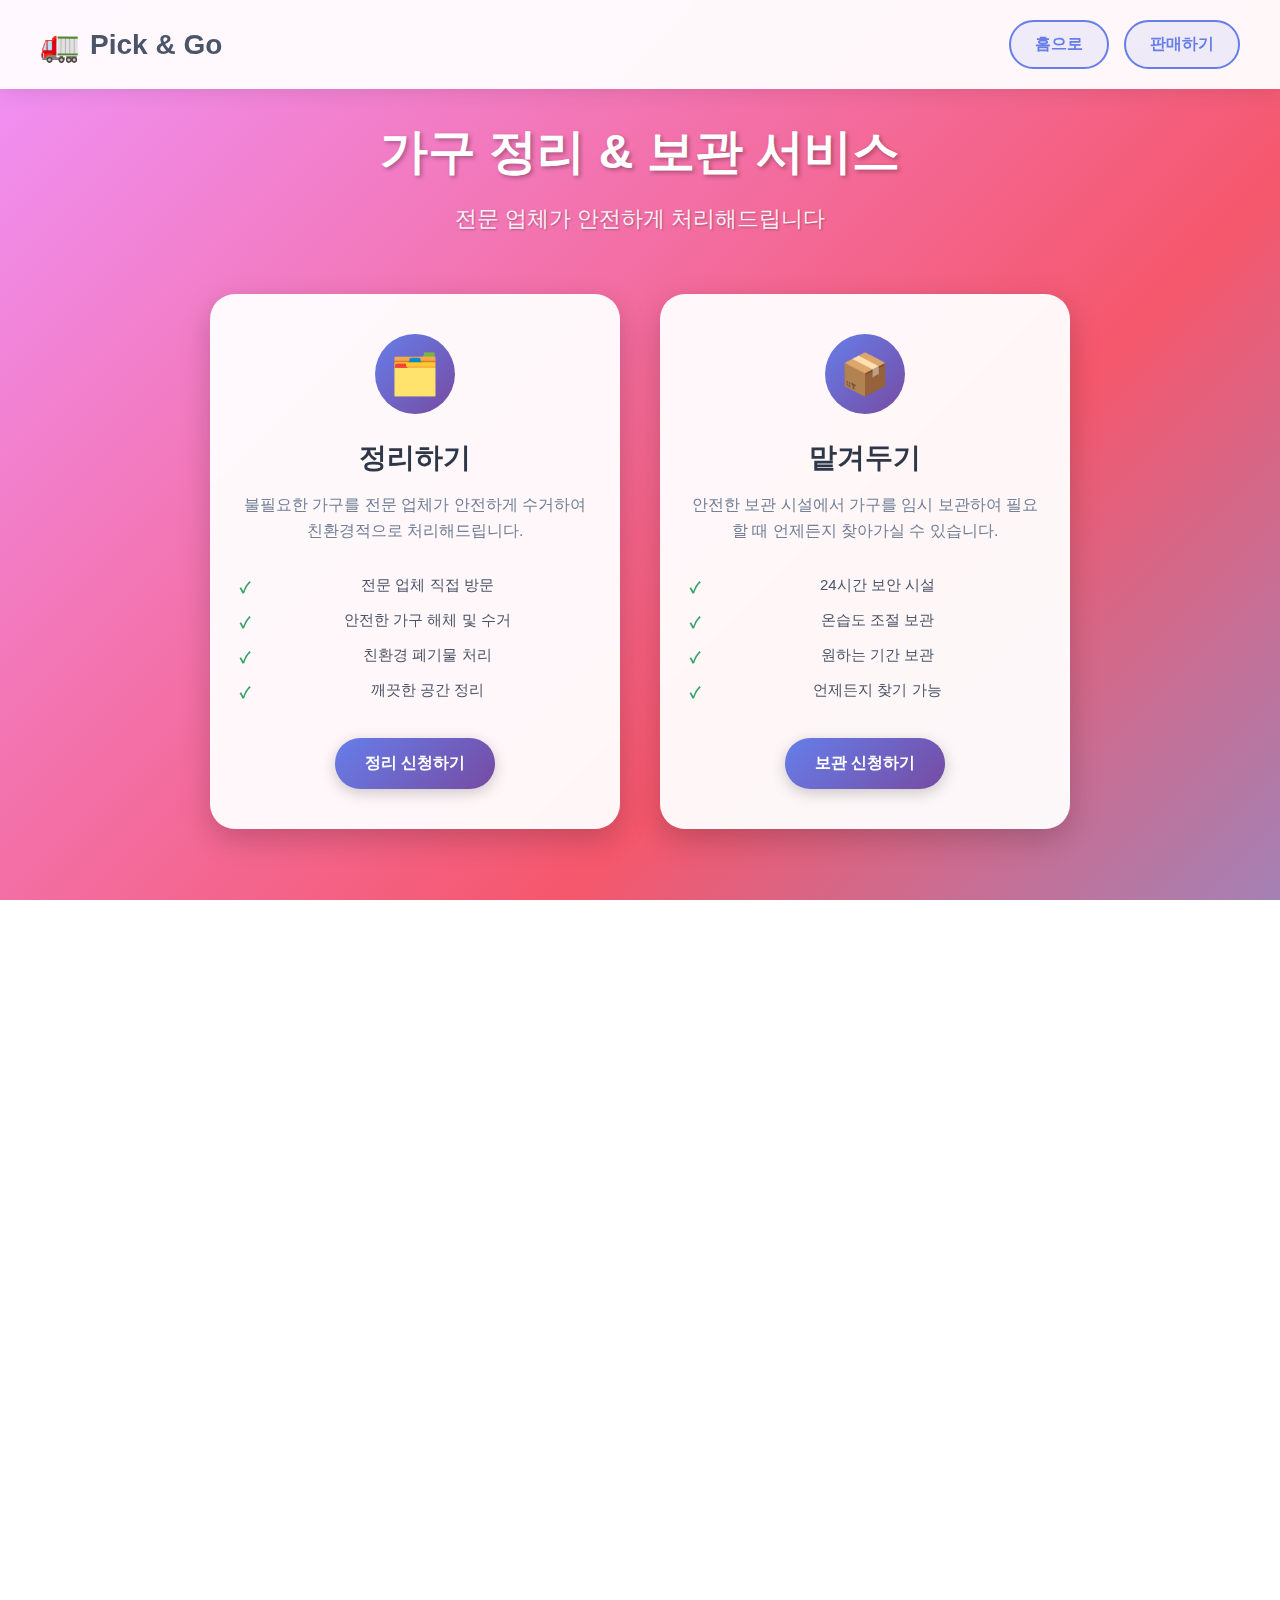
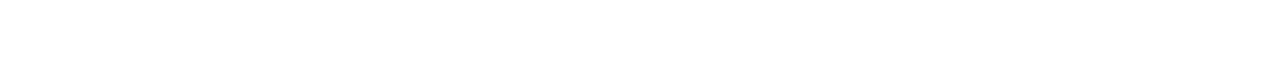
<file: 02.html>
<!DOCTYPE html>
<html lang="ko">
<head>
    <meta charset="UTF-8">
    <meta name="viewport" content="width=device-width, initial-scale=1.0">
    <title>Pick & Go - 가구 정리 서비스</title>
    <style>
        /* === 기본 스타일 === */
        html, body {
            height: 100%;
            width: 100%;
            margin: 0;
            position: relative;
            overflow-x: hidden;
            background: linear-gradient(135deg, #667eea 0%, #764ba2 100%);
            font-family: 'Arial', sans-serif;
        }

        /* === 헤더 === */
        .header {
            position: fixed;
            top: 0;
            left: 0;
            right: 0;
            z-index: 1000;
            background: rgba(255, 255, 255, 0.95);
            backdrop-filter: blur(10px);
            padding: 20px 40px;
            display: flex;
            justify-content: space-between;
            align-items: center;
            box-shadow: 0 2px 20px rgba(0,0,0,0.1);
        }

        .logo {
            font-size: 28px;
            font-weight: bold;
            color: #4a5568;
            display: flex;
            align-items: center;
            gap: 10px;
        }

        .logo::before {
            content: "🚛";
            font-size: 32px;
        }

        .nav-buttons {
            display: flex;
            gap: 15px;
        }

        .nav-btn {
            padding: 12px 24px;
            background: rgba(102, 126, 234, 0.1);
            border: 2px solid #667eea;
            border-radius: 25px;
            text-decoration: none;
            color: #667eea;
            font-weight: bold;
            transition: all 0.3s ease;
        }

        .nav-btn:hover {
            background: #667eea;
            color: white;
            transform: translateY(-2px);
        }

        /* === 메인 컨테이너 === */
        .main-container {
            padding-top: 120px;
            min-height: 100vh;
            background: linear-gradient(135deg, #f093fb 0%, #f5576c 50%, #4facfe 100%);
        }

        /* === 서비스 타이틀 === */
        .service-title {
            text-align: center;
            color: white;
            margin: 0 0 60px 0;
            padding: 0 20px;
        }

        .service-title h1 {
            font-size: 48px;
            font-weight: bold;
            margin: 0 0 20px 0;
            text-shadow: 2px 2px 4px rgba(0,0,0,0.3);
        }

        .service-title p {
            font-size: 22px;
            margin: 0;
            opacity: 0.9;
            text-shadow: 1px 1px 2px rgba(0,0,0,0.3);
        }

        /* === 서비스 카드 섹션 === */
        .service-cards {
            display: flex;
            justify-content: center;
            gap: 40px;
            margin: 0 40px 80px 40px;
            flex-wrap: wrap;
        }

        .service-card {
            background: rgba(255, 255, 255, 0.95);
            backdrop-filter: blur(10px);
            border-radius: 25px;
            padding: 40px 30px;
            text-align: center;
            box-shadow: 0 10px 30px rgba(0,0,0,0.2);
            transition: all 0.3s ease;
            max-width: 350px;
            flex: 1;
            min-width: 300px;
        }

        .service-card:hover {
            transform: translateY(-10px);
            box-shadow: 0 20px 40px rgba(0,0,0,0.3);
        }

        .service-card .card-icon {
            width: 80px;
            height: 80px;
            margin: 0 auto 25px auto;
            background: linear-gradient(135deg, #667eea, #764ba2);
            border-radius: 50%;
            display: flex;
            align-items: center;
            justify-content: center;
            font-size: 40px;
            color: white;
        }

        .service-card h3 {
            font-size: 28px;
            color: #2d3748;
            margin: 0 0 15px 0;
            font-weight: bold;
        }

        .service-card p {
            font-size: 16px;
            color: #718096;
            line-height: 1.6;
            margin: 0 0 25px 0;
        }

        .service-features {
            list-style: none;
            padding: 0;
            margin: 0 0 30px 0;
        }

        .service-features li {
            padding: 8px 0;
            color: #4a5568;
            font-size: 15px;
            position: relative;
            padding-left: 25px;
        }

        .service-features li::before {
            content: "✓";
            position: absolute;
            left: 0;
            color: #38a169;
            font-weight: bold;
        }

        .service-btn {
            display: inline-block;
            padding: 15px 30px;
            background: linear-gradient(135deg, #667eea, #764ba2);
            color: white;
            text-decoration: none;
            border-radius: 25px;
            font-weight: bold;
            font-size: 16px;
            transition: all 0.3s ease;
            box-shadow: 0 4px 15px rgba(0,0,0,0.2);
        }

        .service-btn:hover {
            transform: translateY(-2px);
            box-shadow: 0 6px 20px rgba(0,0,0,0.3);
        }

        /* === 프로세스 섹션 === */
        .process-section {
            background: rgba(255, 255, 255, 0.1);
            backdrop-filter: blur(10px);
            margin: 40px;
            border-radius: 25px;
            padding: 50px 40px;
            text-align: center;
        }

        .process-title {
            font-size: 36px;
            color: white;
            margin: 0 0 40px 0;
            font-weight: bold;
            text-shadow: 2px 2px 4px rgba(0,0,0,0.3);
        }

        .process-steps {
            display: flex;
            justify-content: center;
            gap: 30px;
            flex-wrap: wrap;
        }

        .process-step {
            background: rgba(255, 255, 255, 0.95);
            border-radius: 20px;
            padding: 30px 25px;
            text-align: center;
            max-width: 250px;
            flex: 1;
            min-width: 200px;
            position: relative;
        }

        .step-number {
            width: 50px;
            height: 50px;
            background: linear-gradient(135deg, #667eea, #764ba2);
            border-radius: 50%;
            color: white;
            font-size: 24px;
            font-weight: bold;
            display: flex;
            align-items: center;
            justify-content: center;
            margin: 0 auto 20px auto;
        }

        .step-title {
            font-size: 20px;
            color: #2d3748;
            margin: 0 0 10px 0;
            font-weight: bold;
        }

        .step-desc {
            font-size: 14px;
            color: #718096;
            line-height: 1.5;
            margin: 0;
        }

        /* === 연락처 섹션 === */
        .contact-section {
            background: rgba(255, 255, 255, 0.95);
            margin: 40px;
            border-radius: 25px;
            padding: 50px 40px;
            text-align: center;
            backdrop-filter: blur(10px);
        }

        .contact-title {
            font-size: 32px;
            color: #2d3748;
            margin: 0 0 30px 0;
            font-weight: bold;
        }

        .contact-info {
            display: flex;
            justify-content: center;
            gap: 40px;
            flex-wrap: wrap;
            margin-bottom: 30px;
        }

        .contact-item {
            display: flex;
            align-items: center;
            gap: 15px;
            font-size: 18px;
            color: #4a5568;
        }

        .contact-icon {
            width: 40px;
            height: 40px;
            background: linear-gradient(135deg, #667eea, #764ba2);
            border-radius: 50%;
            display: flex;
            align-items: center;
            justify-content: center;
            color: white;
            font-size: 20px;
        }

        /* === 반응형 === */
        @media (max-width: 768px) {
            .header {
                padding: 15px 20px;
                flex-direction: column;
                gap: 15px;
            }

            .service-title h1 {
                font-size: 36px;
            }

            .service-cards {
                margin: 0 20px 60px 20px;
                gap: 30px;
            }

            .process-section, .contact-section {
                margin: 20px;
                padding: 30px 20px;
            }

            .process-steps {
                gap: 20px;
            }

            .contact-info {
                flex-direction: column;
                gap: 20px;
            }
        }
    </style>
</head>
<body>
    <div class="header">
        <div class="logo">
            Pick & Go
        </div>
        <div class="nav-buttons">
            <a href="index.html" class="nav-btn">홈으로</a>
            <a href="sell.html" class="nav-btn">판매하기</a>
        </div>
    </div>

    <div class="main-container">
        <div class="service-title">
            <h1>가구 정리 & 보관 서비스</h1>
            <p>전문 업체가 안전하게 처리해드립니다</p>
        </div>

        <div class="service-cards">
            <div class="service-card">
                <div class="card-icon">🗂️</div>
                <h3>정리하기</h3>
                <p>불필요한 가구를 전문 업체가 안전하게 수거하여 친환경적으로 처리해드립니다.</p>
                <ul class="service-features">
                    <li>전문 업체 직접 방문</li>
                    <li>안전한 가구 해체 및 수거</li>
                    <li>친환경 폐기물 처리</li>
                    <li>깨끗한 공간 정리</li>
                </ul>
                <a href="#contact" class="service-btn">정리 신청하기</a>
            </div>

            <div class="service-card">
                <div class="card-icon">📦</div>
                <h3>맡겨두기</h3>
                <p>안전한 보관 시설에서 가구를 임시 보관하여 필요할 때 언제든지 찾아가실 수 있습니다.</p>
                <ul class="service-features">
                    <li>24시간 보안 시설</li>
                    <li>온습도 조절 보관</li>
                    <li>원하는 기간 보관</li>
                    <li>언제든지 찾기 가능</li>
                </ul>
                <a href="#contact" class="service-btn">보관 신청하기</a>
            </div>
        </div>

        <div class="process-section">
            <h2 class="process-title">서비스 이용 과정</h2>
            <div class="process-steps">
                <div class="process-step">
                    <div class="step-number">1</div>
                    <div class="step-title">사진 촬영</div>
                    <div class="step-desc">가구 사진을 촬영하여 앱에 업로드해주세요</div>
                </div>
                <div class="process-step">
                    <div class="step-number">2</div>
                    <div class="step-title">AI 분석</div>
                    <div class="step-desc">AI가 가구 종류와 상태를 자동으로 분석합니다</div>
                </div>
                <div class="process-step">
                    <div class="step-number">3</div>
                    <div class="step-title">업체 연결</div>
                    <div class="step-desc">최적의 전문 업체를 자동으로 매칭해드립니다</div>
                </div>
                <div class="process-step">
                    <div class="step-number">4</div>
                    <div class="step-title">서비스 완료</div>
                    <div class="step-desc">전문 업체가 직접 방문하여 서비스를 완료합니다</div>
                </div>
            </div>
        </div>

        <div class="contact-section" id="contact">
            <h2 class="contact-title">서비스 문의 및 신청</h2>
            <div class="contact-info">
                <div class="contact-item">
                    <div class="contact-icon">📞</div>
                    <span>1588-1234</span>
                </div>
                <div class="contact-item">
                    <div class="contact-icon">📧</div>
                    <span>service@pickandgo.com</span>
                </div>
                <div class="contact-item">
                    <div class="contact-icon">⏰</div>
                    <span>평일 09:00 - 18:00</span>
                </div>
            </div>
            <a href="#" class="service-btn">지금 신청하기</a>
        </div>
    </div>
</body>
</html>
</file>
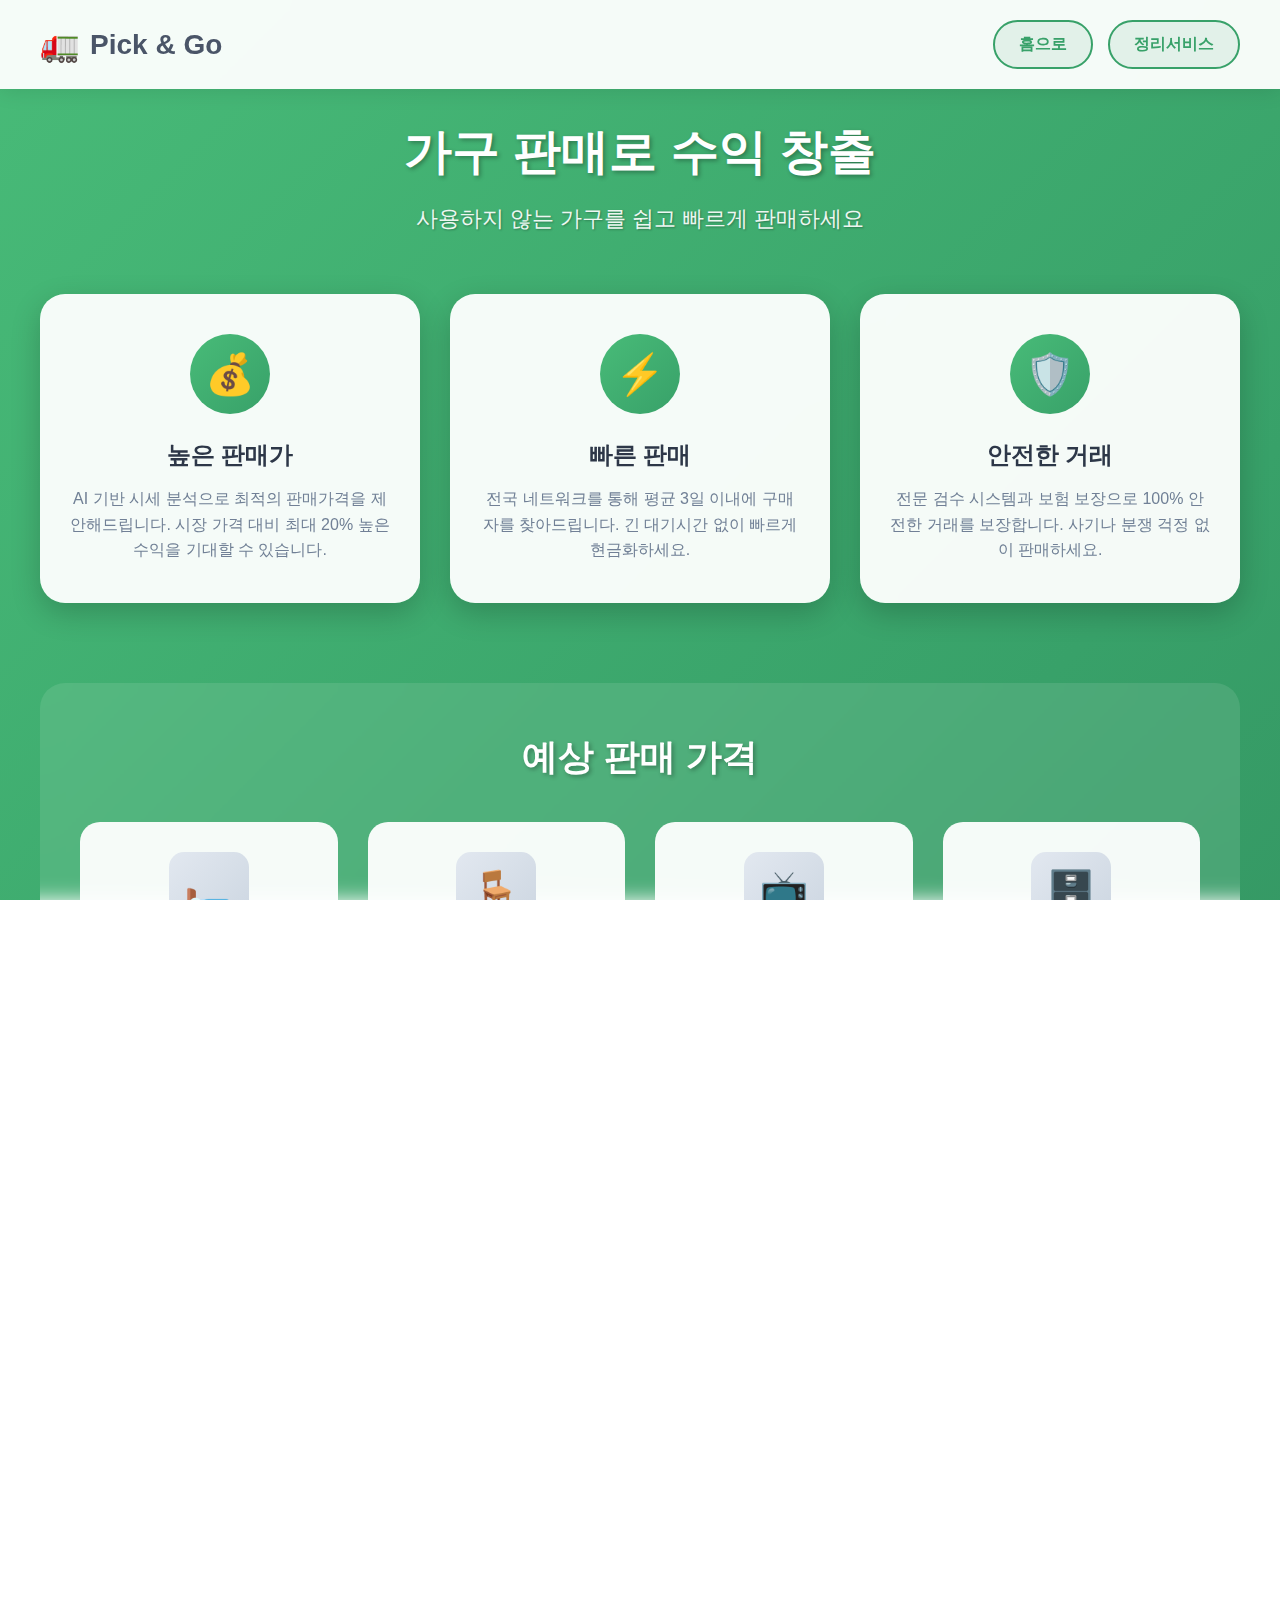
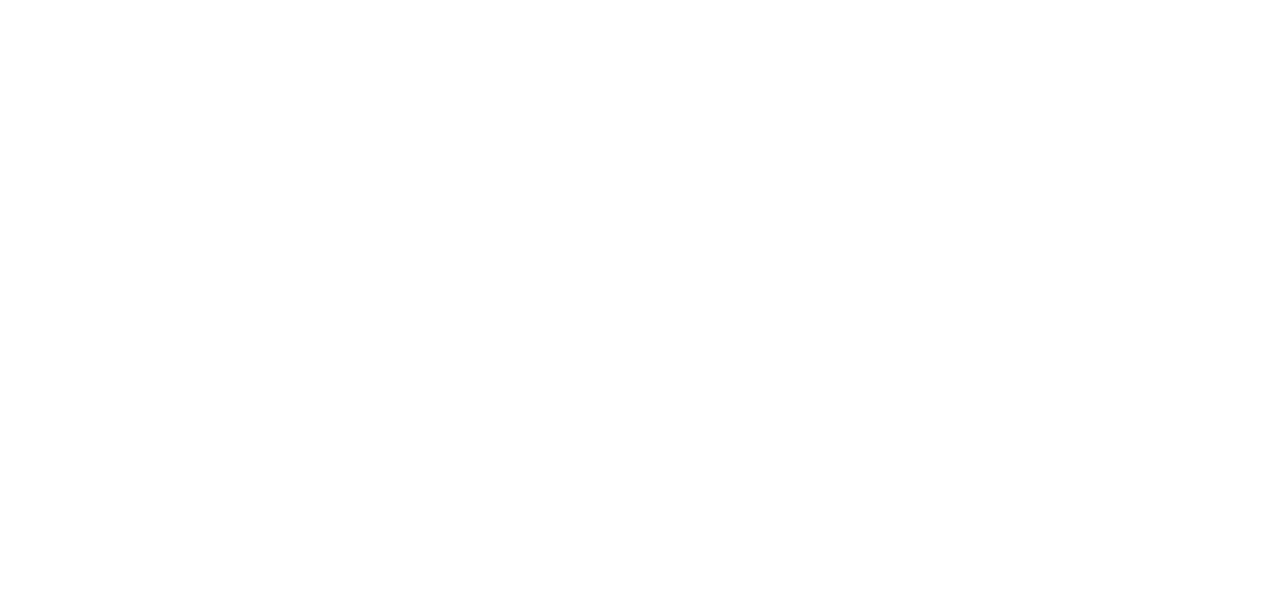
<file: 03.html>
<!DOCTYPE html>
<html lang="ko">
<head>
    <meta charset="UTF-8">
    <meta name="viewport" content="width=device-width, initial-scale=1.0">
    <title>Pick & Go - 가구 판매 서비스</title>
    <style>
        /* === 기본 스타일 === */
        html, body {
            height: 100%;
            width: 100%;
            margin: 0;
            position: relative;
            overflow-x: hidden;
            background: linear-gradient(135deg, #667eea 0%, #764ba2 100%);
            font-family: 'Arial', sans-serif;
        }

        /* === 헤더 === */
        .header {
            position: fixed;
            top: 0;
            left: 0;
            right: 0;
            z-index: 1000;
            background: rgba(255, 255, 255, 0.95);
            backdrop-filter: blur(10px);
            padding: 20px 40px;
            display: flex;
            justify-content: space-between;
            align-items: center;
            box-shadow: 0 2px 20px rgba(0,0,0,0.1);
        }

        .logo {
            font-size: 28px;
            font-weight: bold;
            color: #4a5568;
            display: flex;
            align-items: center;
            gap: 10px;
        }

        .logo::before {
            content: "🚛";
            font-size: 32px;
        }

        .nav-buttons {
            display: flex;
            gap: 15px;
        }

        .nav-btn {
            padding: 12px 24px;
            background: rgba(56, 161, 105, 0.1);
            border: 2px solid #38a169;
            border-radius: 25px;
            text-decoration: none;
            color: #38a169;
            font-weight: bold;
            transition: all 0.3s ease;
        }

        .nav-btn:hover {
            background: #38a169;
            color: white;
            transform: translateY(-2px);
        }

        /* === 메인 컨테이너 === */
        .main-container {
            padding-top: 120px;
            min-height: 100vh;
            background: linear-gradient(135deg, #48bb78 0%, #38a169 50%, #2f855a 100%);
        }

        /* === 판매 타이틀 === */
        .sell-title {
            text-align: center;
            color: white;
            margin: 0 0 60px 0;
            padding: 0 20px;
        }

        .sell-title h1 {
            font-size: 48px;
            font-weight: bold;
            margin: 0 0 20px 0;
            text-shadow: 2px 2px 4px rgba(0,0,0,0.3);
        }

        .sell-title p {
            font-size: 22px;
            margin: 0;
            opacity: 0.9;
            text-shadow: 1px 1px 2px rgba(0,0,0,0.3);
        }

        /* === 판매 혜택 섹션 === */
        .benefits-section {
            display: grid;
            grid-template-columns: repeat(auto-fit, minmax(300px, 1fr));
            gap: 30px;
            margin: 0 40px 80px 40px;
        }

        .benefit-card {
            background: rgba(255, 255, 255, 0.95);
            backdrop-filter: blur(10px);
            border-radius: 25px;
            padding: 40px 30px;
            text-align: center;
            box-shadow: 0 10px 30px rgba(0,0,0,0.2);
            transition: all 0.3s ease;
        }

        .benefit-card:hover {
            transform: translateY(-10px);
            box-shadow: 0 20px 40px rgba(0,0,0,0.3);
        }

        .benefit-icon {
            width: 80px;
            height: 80px;
            margin: 0 auto 25px auto;
            background: linear-gradient(135deg, #48bb78, #38a169);
            border-radius: 50%;
            display: flex;
            align-items: center;
            justify-content: center;
            font-size: 40px;
            color: white;
        }

        .benefit-card h3 {
            font-size: 24px;
            color: #2d3748;
            margin: 0 0 15px 0;
            font-weight: bold;
        }

        .benefit-card p {
            font-size: 16px;
            color: #718096;
            line-height: 1.6;
            margin: 0;
        }

        /* === 판매 가격 예시 === */
        .price-section {
            background: rgba(255, 255, 255, 0.1);
            backdrop-filter: blur(10px);
            margin: 40px;
            border-radius: 25px;
            padding: 50px 40px;
            text-align: center;
        }

        .price-title {
            font-size: 36px;
            color: white;
            margin: 0 0 40px 0;
            font-weight: bold;
            text-shadow: 2px 2px 4px rgba(0,0,0,0.3);
        }

        .price-grid {
            display: grid;
            grid-template-columns: repeat(auto-fit, minmax(250px, 1fr));
            gap: 30px;
        }

        .price-card {
            background: rgba(255, 255, 255, 0.95);
            border-radius: 20px;
            padding: 30px 25px;
            text-align: center;
            position: relative;
            overflow: hidden;
        }

        .furniture-img {
            width: 80px;
            height: 80px;
            background: linear-gradient(135deg, #e2e8f0, #cbd5e0);
            border-radius: 15px;
            margin: 0 auto 20px auto;
            display: flex;
            align-items: center;
            justify-content: center;
            font-size: 40px;
        }

        .furniture-name {
            font-size: 20px;
            color: #2d3748;
            margin: 0 0 10px 0;
            font-weight: bold;
        }

        .price-range {
            font-size: 24px;
            color: #38a169;
            font-weight: bold;
            margin: 0 0 10px 0;
        }

        .condition {
            font-size: 14px;
            color: #718096;
            margin: 0;
        }

        /* === 판매 프로세스 === */
        .sell-process {
            background: rgba(255, 255, 255, 0.95);
            margin: 40px;
            border-radius: 25px;
            padding: 50px 40px;
            text-align: center;
        }

        .process-title {
            font-size: 32px;
            color: #2d3748;
            margin: 0 0 40px 0;
            font-weight: bold;
        }

        .process-steps {
            display: flex;
            justify-content: center;
            gap: 30px;
            flex-wrap: wrap;
        }

        .process-step {
            background: linear-gradient(135deg, #e6fffa, #b2f5ea);
            border-radius: 20px;
            padding: 30px 25px;
            text-align: center;
            max-width: 200px;
            flex: 1;
            min-width: 180px;
            position: relative;
        }

        .step-number {
            width: 50px;
            height: 50px;
            background: linear-gradient(135deg, #48bb78, #38a169);
            border-radius: 50%;
            color: white;
            font-size: 24px;
            font-weight: bold;
            display: flex;
            align-items: center;
            justify-content: center;
            margin: 0 auto 20px auto;
        }

        .step-title {
            font-size: 18px;
            color: #2d3748;
            margin: 0 0 10px 0;
            font-weight: bold;
        }

        .step-desc {
            font-size: 14px;
            color: #4a5568;
            line-height: 1.5;
            margin: 0;
        }

        /* === CTA 섹션 === */
        .cta-section {
            background: rgba(255, 255, 255, 0.1);
            backdrop-filter: blur(10px);
            margin: 40px;
            border-radius: 25px;
            padding: 60px 40px;
            text-align: center;
        }

        .cta-title {
            font-size: 36px;
            color: white;
            margin: 0 0 20px 0;
            font-weight: bold;
            text-shadow: 2px 2px 4px rgba(0,0,0,0.3);
        }

        .cta-subtitle {
            font-size: 18px;
            color: rgba(255, 255, 255, 0.9);
            margin: 0 0 40px 0;
            text-shadow: 1px 1px 2px rgba(0,0,0,0.3);
        }

        .sell-btn {
            display: inline-block;
            padding: 20px 40px;
            background: linear-gradient(135deg, #48bb78, #38a169);
            color: white;
            text-decoration: none;
            border-radius: 30px;
            font-weight: bold;
            font-size: 20px;
            transition: all 0.3s ease;
            box-shadow: 0 8px 25px rgba(0,0,0,0.3);
            text-shadow: 1px 1px 2px rgba(0,0,0,0.3);
        }

        .sell-btn:hover {
            transform: translateY(-3px);
            box-shadow: 0 12px 35px rgba(0,0,0,0.4);
        }

        /* === 보증 섹션 === */
        .guarantee-section {
            display: flex;
            justify-content: center;
            gap: 40px;
            margin: 40px;
            flex-wrap: wrap;
        }

        .guarantee-item {
            background: rgba(255, 255, 255, 0.95);
            border-radius: 20px;
            padding: 30px 25px;
            text-align: center;
            flex: 1;
            min-width: 250px;
            max-width: 300px;
        }

        .guarantee-icon {
            font-size: 50px;
            margin-bottom: 15px;
            display: block;
        }

        .guarantee-title {
            font-size: 20px;
            color: #2d3748;
            margin: 0 0 10px 0;
            font-weight: bold;
        }

        .guarantee-desc {
            font-size: 14px;
            color: #718096;
            line-height: 1.5;
            margin: 0;
        }

        /* === 반응형 === */
        @media (max-width: 768px) {
            .header {
                padding: 15px 20px;
                flex-direction: column;
                gap: 15px;
            }

            .sell-title h1 {
                font-size: 36px;
            }

            .benefits-section, .price-section, .sell-process, .cta-section, .guarantee-section {
                margin: 20px;
                padding: 30px 20px;
            }

            .process-steps {
                gap: 20px;
            }

            .guarantee-section {
                gap: 20px;
            }
        }
    </style>
</head>
<body>
    <div class="header">
        <div class="logo">
            Pick & Go
        </div>
        <div class="nav-buttons">
            <a href="index.html" class="nav-btn">홈으로</a>
            <a href="service.html" class="nav-btn">정리서비스</a>
        </div>
    </div>

    <div class="main-container">
        <div class="sell-title">
            <h1>가구 판매로 수익 창출</h1>
            <p>사용하지 않는 가구를 쉽고 빠르게 판매하세요</p>
        </div>

        <div class="benefits-section">
            <div class="benefit-card">
                <div class="benefit-icon">💰</div>
                <h3>높은 판매가</h3>
                <p>AI 기반 시세 분석으로 최적의 판매가격을 제안해드립니다. 시장 가격 대비 최대 20% 높은 수익을 기대할 수 있습니다.</p>
            </div>
            <div class="benefit-card">
                <div class="benefit-icon">⚡</div>
                <h3>빠른 판매</h3>
                <p>전국 네트워크를 통해 평균 3일 이내에 구매자를 찾아드립니다. 긴 대기시간 없이 빠르게 현금화하세요.</p>
            </div>
            <div class="benefit-card">
                <div class="benefit-icon">🛡️</div>
                <h3>안전한 거래</h3>
                <p>전문 검수 시스템과 보험 보장으로 100% 안전한 거래를 보장합니다. 사기나 분쟁 걱정 없이 판매하세요.</p>
            </div>
        </div>

        <div class="price-section">
            <h2 class="price-title">예상 판매 가격</h2>
            <div class="price-grid">
                <div class="price-card">
                    <div class="furniture-img">🛏️</div>
                    <div class="furniture-name">침대</div>
                    <div class="price-range">15만원 - 80만원</div>
                    <div class="condition">상태에 따라 차이</div>
                </div>
                <div class="price-card">
                    <div class="furniture-img">🪑</div>
                    <div class="furniture-name">의자</div>
                    <div class="price-range">3만원 - 25만원</div>
                    <div class="condition">브랜드별 상이</div>
                </div>
                <div class="price-card">
                    <div class="furniture-img">📺</div>
                    <div class="furniture-name">TV</div>
                    <div class="price-range">10만원 - 150만원</div>
                    <div class="condition">크기 및 연식별</div>
                </div>
                <div class="price-card">
                    <div class="furniture-img">🗄️</div>
                    <div class="furniture-name">옷장</div>
                    <div class="price-range">20만원 - 100만원</div>
                    <div class="condition">소재 및 크기별</div>
                </div>
            </div>
        </div>

        <div class="sell-process">
            <h2 class="process-title">판매 과정</h2>
            <div class="process-steps">
                <div class="process-step">
                    <div class="step-number">1</div>
                    <div class="step-title">사진 업로드</div>
                    <div class="step-desc">가구 사진을 찍어서 앱에 올려주세요</div>
                </div>
                <div class="process-step">
                    <div class="step-number">2</div>
                    <div class="step-title">AI 가격 산정</div>
                    <div class="step-desc">AI가 자동으로 최적의 판매가를 계산합니다</div>
                </div>
                <div class="process-step">
                    <div class="step-number">3</div>
                    <div class="step-title">구매자 매칭</div>
                    <div class="step-desc">전국 구매 희망자와 자동 매칭됩니다</div>
                </div>
                <div class="process-step">
                    <div class="step-number">4</div>
                    <div class="step-title">거래 완료</div>
                    <div class="step-desc">안전한 배송 후 즉시 입금됩니다</div>
                </div>
            </div>
        </div>

        <div class="guarantee-section">
            <div class="guarantee-item">
                <span class="guarantee-icon">🔒</span>
                <div class="guarantee-title">100% 보험 보장</div>
                <div class="guarantee-desc">거래 과정에서 발생하는 모든 문제를 보험으로 보장합니다</div>
            </div>
            <div class="guarantee-item">
                <span class="guarantee-icon">💳</span>
                <div class="guarantee-title">즉시 입금</div>
                <div class="guarantee-desc">거래 완료 즉시 계좌로 판매대금이 입금됩니다</div>
            </div>
            <div class="guarantee-item">
                <span class="guarantee-icon">📞</span>
                <div class="guarantee-title">24시간 고객지원</div>
                <div class="guarantee-desc">언제든지 궁금한 점을 문의하실 수 있습니다</div>
            </div>
        </div>

        <div class="cta-section">
            <h2 class="cta-title">지금 바로 판매 시작하기</h2>
            <p class="cta-subtitle">사진 한 장으로 시작하는 간편한 가구 판매</p>
            <a href="#" class="sell-btn">📸 사진 촬영하고 판매하기</a>
        </div>
    </div>
</body>
</html>
</file>
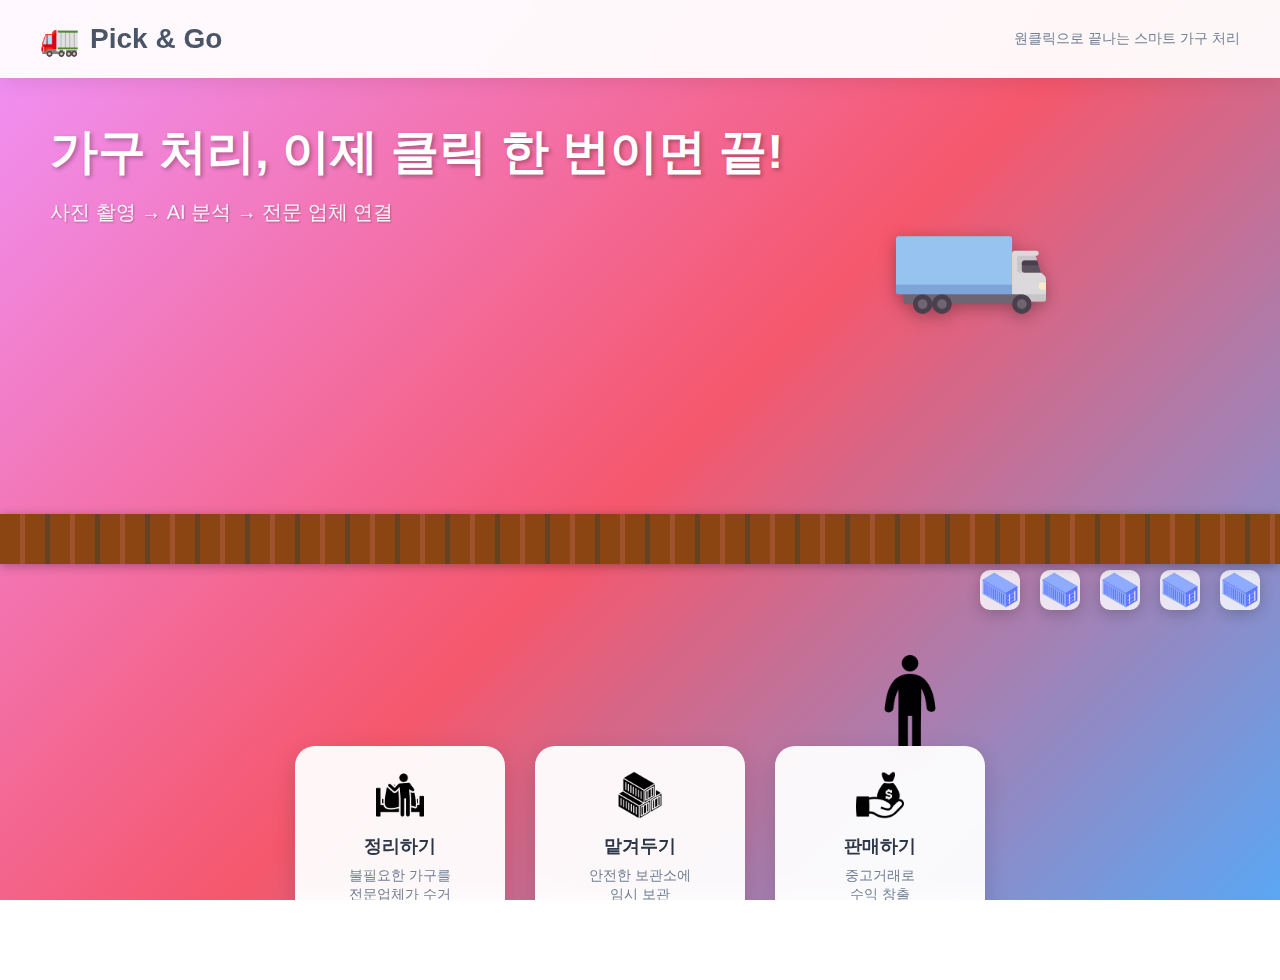
<file: 0529/0.최종본(교수님 여기보시면됩니다..html>
<!DOCTYPE html>
<html lang="ko">
<head>
    <meta charset="UTF-8">
    <meta name="viewport" content="width=device-width, initial-scale=1.0">
    <title>Pick & Go - 원클릭 가구 처리</title>
    <style>
        /* === 기본 스타일 === */
        html, body {
            height: 100%;
            width: 100%;
            margin: 0;
            position: relative;
            overflow-x: hidden;
            background: linear-gradient(135deg, #667eea 0%, #764ba2 100%);
            font-family: 'Arial', sans-serif;
        }

        /* === 헤더 === */
        .header {
            position: fixed;
            top: 0;
            left: 0;
            right: 0;
            z-index: 1000;
            background: rgba(255, 255, 255, 0.95);
            backdrop-filter: blur(10px);
            padding: 20px 40px;
            display: flex;
            justify-content: space-between;
            align-items: center;
            box-shadow: 0 2px 20px rgba(0,0,0,0.1);
        }

        .logo {
            font-size: 28px;
            font-weight: bold;
            color: #4a5568;
            display: flex;
            align-items: center;
            gap: 10px;
        }

        .logo::before {
            content: "🚛";
            font-size: 32px;
        }

        .tagline {
            color: #718096;
            font-size: 14px;
            font-weight: 500;
        }

        /* === 메인 애니메이션 컨테이너 === */
        .animation-wrapper {
            position: relative;
            height: 100vh;
            padding-top: 80px;
            background: linear-gradient(135deg, #f093fb 0%, #f5576c 50%, #4facfe 100%);
        }

        /* === 1. 캐릭터 애니메이션 === */
        .character-main-container {
            position: absolute;
            width: 300px;
            height: 200px;
            right: 120px;
            bottom: 150px;
        }

        .character {
            position: absolute;
            width: 100px;
            height: 150px;
            object-fit: contain;
        }

        .left {
            left: 0;
            top: 0;
            animation: leftReactToFurniture 0.5s forwards 17.1s,
                       leftToRightImage 0.1s forwards 20.6s,
                       leftMoveSlightlyLeft 0.5s forwards 20.7s,
                       leftToStandardImage1 0.1s forwards 21.2s,
                       leftToLoveImage1 0.1s forwards 22.3s,
                       leftToStandardImage2 0.1s forwards 23.4s,
                       leftToLoveImage2 0.1s forwards 24.5s,
                       leftToStandardImage3 0.1s forwards 25.6s;
        }

        .right {
            right: 0;
            top: 0;
            opacity: 0;
            animation: rightAppearAndSlightMove 0.5s forwards 17.6s,
                       rightToLeftImage 0.1s forwards 18.1s,
                       rightAndFurniture3Leave 2.5s forwards 18.1s;
        }

        .top-right-img {
            position: absolute;
            width: 40px;
            height: 40px;
            top: -20px;
            right: 130px;
            opacity: 0;
            animation: heartAppear1 1s forwards 22.3s,
                       heartDisappear1 0.1s forwards 23.3s,
                       heartAppear2 1s forwards 24.5s,
                       heartDisappear2 0.1s forwards 25.5s;
        }

        /* === 2. 진동하는 컨테이너 === */
        .vibrate-main-wrapper {
            position: absolute;
            display: flex;
            gap: 20px;
            right: 20px;
            top: 50%;
            transform: translateY(80px);
        }

        .vibrate-image-container {
            width: 40px;
            height: 40px;
            border-radius: 10px;
            overflow: hidden;
            animation: vibrate 0.3s infinite;
            background-color: rgba(255, 255, 255, 0.8);
            box-shadow: 0 4px 15px rgba(0,0,0,0.2);
        }

        .vibrate-image-container img {
            width: 100%;
            height: 100%;
            object-fit: cover;
            display: block;
        }

        /* === 3. 트럭 애니메이션 === */
        .truck {
            position: absolute;
            top: 200px;
            width: 150px;
            left: 70vw;
            opacity: 1;
            filter: drop-shadow(0 4px 8px rgba(0,0,0,0.3));
            animation: truckVibrate 0.3s infinite,
                       truckMove 4s forwards 11.1s,
                       truckReverseMove 2s forwards 15.1s,
                       truckReverseReset 0.1s forwards 17.1s;
        }

        /* === 4. 레일 === */
        .rail-container {
            position: absolute;
            bottom: 45%;
            transform: translateY(50%);
            left: 0;
            width: 100%;
            height: 50px;
            background: repeating-linear-gradient(
                90deg,
                #8B4513 0px,
                #8B4513 20px,
                #A0522D 20px,
                #A0522D 25px,
                #8B4513 25px,
                #8B4513 45px,
                #654321 45px,
                #654321 50px
            );
            animation: scrollRail 10s linear infinite;
            z-index: 1;
            box-shadow: 0 2px 10px rgba(0,0,0,0.3);
        }

        /* === 5. 레일 위 가구 이동 === */
        .furniture {
            position: absolute;
            height: 80px;
            object-fit: contain;
            opacity: 0;
            z-index: 2;
            filter: drop-shadow(0 2px 5px rgba(0,0,0,0.3));
        }

        .furniture.item1 {
            bottom: 40%;
            animation: appearOnRail 0.1s forwards 1s,
                       moveOnRail 8s linear 1.1s forwards,
                       moveToTruck 2s linear 9.1s forwards,
                       truckMove 4s forwards 11.1s;
        }
        .furniture.item2 {
            bottom: 48%;
            animation: appearOnRail 0.1s forwards 4s,
                       moveOnRail 8s linear 4.1s forwards,
                       moveToContainer 2s linear 12.1s forwards,
                       disappearAfterArrival 0.5s forwards 14.1s;
        }
        .furniture.item3 { /* TV */
            bottom: 44%;
            animation: appearOnRail 0.1s forwards 7s,
                       moveOnRail 8s linear 7.1s forwards,
                       moveToCharacter 2s linear 15.1s forwards,
                       furniture3MoveAndLeave 2.5s forwards 18.1s;
        }

        /* 새로운 돈 이미지 스타일 */
        .money-image {
            position: absolute;
            width: 60px; /* 돈 이미지 크기 */
            height: 60px;
            object-fit: contain;
            opacity: 0; /* 초기에는 숨김 */
            z-index: 3; /* TV보다 위에 오도록 z-index 높임 */
            /* TV가 캐릭터 위치에 도달했을 때의 대략적인 위치를 기준으로 조정 */
            left: calc(100vw - 300px - 20px + 100px + 10px - 100px + 20px); /* TV 왼쪽에서 20px 정도 오른쪽으로 */
            bottom: calc(20px + 150px - 80px + 10px + 120px + 70px); /* TV 위로 70px 정도 위로 */
            animation: moneyAppearAndDisappear 1s forwards 17.6s; /* TV 멈추고 0.5초 뒤 (17.1s + 0.5s = 17.6s) 시작 */
        }


        /* === 서비스 버튼 섹션 === */
        .service-buttons {
            position: absolute;
            bottom: 50px;
            left: 50%;
            transform: translateX(-50%);
            display: flex;
            gap: 30px;
            z-index: 100;
        }

        .service-btn {
            display: flex;
            flex-direction: column;
            align-items: center;
            padding: 25px 35px;
            background: rgba(255, 255, 255, 0.95);
            border: none;
            border-radius: 20px;
            cursor: pointer;
            transition: all 0.3s ease;
            box-shadow: 0 8px 25px rgba(0,0,0,0.15);
            text-decoration: none;
            color: #2d3748;
            backdrop-filter: blur(10px);
            min-width: 140px;
        }

        .service-btn:hover {
            transform: translateY(-5px);
            box-shadow: 0 15px 35px rgba(0,0,0,0.2);
            background: rgba(255, 255, 255, 1);
        }

        /* Removed existing icon styles to allow for image replacement */
        /* .service-btn .icon {
            font-size: 48px;
            margin-bottom: 15px;
        } */

        .service-btn .icon-img { /* New class for image icons */
            width: 48px; /* Adjust size as needed */
            height: 48px; /* Adjust size as needed */
            margin-bottom: 15px;
            object-fit: contain;
        }

        .service-btn .title {
            font-size: 18px;
            font-weight: bold;
            margin-bottom: 8px;
        }

        .service-btn .subtitle {
            font-size: 14px;
            color: #718096;
            text-align: center;
            line-height: 1.4;
        }

        /* Removed specific icon color styles as images will be used */
        /* .service-btn.organize .icon { color: #e53e3e; }
        .service-btn.store .icon { color: #3182ce; }
        .service-btn.sell .icon { color: #38a169; } */

        /* === 메인 타이틀 === */
        .main-title {
            position: absolute;
            top: 120px;
            left: 50px;
            color: white;
            z-index: 100;
        }

        .main-title h1 {
            font-size: 48px;
            font-weight: bold;
            margin: 0 0 15px 0;
            text-shadow: 2px 2px 4px rgba(0,0,0,0.3);
        }

        .main-title p {
            font-size: 20px;
            margin: 0;
            opacity: 0.9;
            text-shadow: 1px 1px 2px rgba(0,0,0,0.3);
        }

        /* === 애니메이션 키프레임 === */
        @keyframes vibrate {
            0%, 100% { transform: translateY(0px); }
            25%, 75% { transform: translateY(-1px); }
            50% { transform: translateY(1px); }
        }

        @keyframes scrollRail {
            from { background-position-x: 0; }
            to { background-position-x: -200px; }
        }

        @keyframes truckVibrate {
            0%, 100% { transform: translateY(0px); }
            25%, 75% { transform: translateY(-1px); }
            50% { transform: translateY(1px); }
        }

        @keyframes truckMove {
            0% { left: 70vw; opacity: 1; transform: scaleX(1); }
            80% { left: 90vw; opacity: 1; transform: scaleX(1); }
            100% { left: 100vw; opacity: 0; transform: scaleX(1); }
        }

        @keyframes truckReverseMove {
            0% { left: 100vw; opacity: 0; transform: scaleX(-1); }
            1% { opacity: 1; } /* appear */
            100% { left: 70vw; opacity: 1; transform: scaleX(-1); }
        }

        @keyframes truckReverseReset {
            0% { transform: scaleX(-1); }
            100% { transform: scaleX(1); }
        }

        @keyframes appearOnRail {
            from { opacity: 0; }
            to { opacity: 1; }
        }

        @keyframes moveOnRail {
            0% { left: -100px; opacity: 1; }
            100% { left: calc(70vw - 150px); opacity: 1; }
        }

        @keyframes moveToTruck {
            0% { left: calc(70vw - 150px); bottom: 40%; opacity: 1; }
            30% { left: 70vw; bottom: 40%; opacity: 1; }
            60% { left: 70vw; bottom: calc(100% - 100px - 80px - 60px); opacity: 1; }
            100% { left: calc(70vw + 20px); bottom: calc(100% - 100px - 80px - 60px); opacity: 1; }
        }

        @keyframes moveToContainer {
            0% { left: calc(70vw - 150px); bottom: 48%; opacity: 1; }
            50% { left: calc(100% - 20px - (40px * 5) - (20px * 4) - 20px); top: calc(50% + 80px + 20px); opacity: 1; }
            100% { left: calc(100% - 20px - (40px * 5) - (20px * 4) - 20px); top: calc(50% + 80px + 20px); opacity: 1; }
        }

        @keyframes moveToCharacter {
            0% { left: calc(70vw - 150px); bottom: 44%; opacity: 1; }
            50% { left: calc(100% - 300px - 20px - 50px); bottom: calc(20px + 200px + 50px + 120px); }
            100% { left: calc(100vw - 300px - 20px + 100px + 10px - 100px); bottom: calc(20px + 150px - 80px + 10px + 120px); opacity: 1; }
        }

        @keyframes disappearAfterArrival {
            from { opacity: 1; }
            to { opacity: 0; }
        }

        @keyframes leftReactToFurniture {
            0% { content: url('imgs/standard.png'); left: 0; bottom: 20px; opacity: 1; }
            10% { content: url('imgs/left.png'); left: 0; bottom: 20px; opacity: 1; }
            100% { content: url('imgs/left.png'); left: 40px; bottom: 20px; opacity: 1; }
        }

        @keyframes rightAppearAndSlightMove {
            0% { content: url('imgs/right.png'); right: 0; bottom: 20px; opacity: 0; }
            1% { opacity: 1; }
            100% { content: url('imgs/right.png'); right: 20px; bottom: 20px; opacity: 1; }
        }

        @keyframes rightToLeftImage {
            from { content: url('imgs/right.png'); }
            to { content: url('imgs/left.png'); }
        }

        @keyframes rightAndFurniture3Leave {
            0% { right: 20px; opacity: 1; }
            100% { left: calc(100% + 150px); opacity: 0; }
        }

        @keyframes leftToRightImage {
            from { content: url('imgs/left.png'); }
            to { content: url('imgs/right.png'); }
        }

        @keyframes leftMoveSlightlyLeft {
            0% { left: 40px; }
            100% { left: 0px; }
        }

        @keyframes leftToStandardImage1 {
            from { content: url('imgs/right.png'); }
            to { content: url('imgs/standard.png'); }
        }
        @keyframes leftToStandardImage2 {
            from { content: url('imgs/love.png'); }
            to { content: url('imgs/standard.png'); }
        }
        @keyframes leftToStandardImage3 {
            from { content: url('imgs/love.png'); }
            to { content: url('imgs/standard.png'); }
        }

        @keyframes leftToLoveImage1 {
            from { content: url('imgs/standard.png'); }
            to { content: url('imgs/love.png'); }
        }
        @keyframes leftToLoveImage2 {
            from { content: url('imgs/standard.png'); }
            to { content: url('imgs/love.png'); }
        }

        @keyframes furniture3MoveAndLeave {
            0% { left: calc(100vw - 300px - 20px + 100px + 10px - 100px); bottom: calc(20px + 150px - 80px + 10px + 120px); opacity: 1; }
            100% { left: calc(100vw + 150px); opacity: 0; }
        }

        @keyframes heartAppear1 {
            from { opacity: 0; }
            to { opacity: 1; }
        }

        @keyframes heartDisappear1 {
            from { opacity: 1; }
            to { opacity: 0; }
        }

        @keyframes heartAppear2 {
            from { opacity: 0; }
            to { opacity: 1; }
        }

        @keyframes heartDisappear2 {
            from { opacity: 1; }
            to { opacity: 0; }
        }

        /* 새로운 돈 이미지 애니메이션 */
        @keyframes moneyAppearAndDisappear {
            0% { opacity: 0; transform: translateY(0px); }
            50% { opacity: 1; transform: translateY(-10px); } /* 나타나면서 살짝 위로 이동 */
            100% { opacity: 0; transform: translateY(-20px); } /* 사라지면서 더 위로 이동 */
        }

        /* === 반응형 === */
        @media (max-width: 768px) {
            .service-buttons {
                flex-direction: column;
                gap: 20px;
                bottom: 30px;
            }

            .service-btn {
                min-width: auto;
                padding: 20px 25px;
            }

            .main-title {
                left: 20px;
                right: 20px;
            }

            .main-title h1 {
                font-size: 36px;
            }

            .main-title p {
                font-size: 18px;
            }
        }

        .arrived-item {
            display: none;
        }
    </style>
</head>
<body>
    <div class="header">
        <div class="logo">
            Pick & Go
        </div>
        <div class="tagline">
            원클릭으로 끝나는 스마트 가구 처리
        </div>
    </div>

    <div class="animation-wrapper">
        <div class="main-title">
            <h1>가구 처리, 이제 클릭 한 번이면 끝!</h1>
            <p>사진 촬영 → AI 분석 → 전문 업체 연결</p>
        </div>

        <div class="character-main-container">
            <img class="character left" src="imgs/standard.png" alt="left">
            <img class="character right" src="imgs/right.png" alt="right">
            <img class="top-right-img" src="imgs/heart.png" alt="heart">
        </div>

        <div class="vibrate-main-wrapper">
            <div class="vibrate-image-container">
                <img src="imgs/container.png" alt="Container" />
            </div>
            <div class="vibrate-image-container">
                <img src="imgs/container.png" alt="Container" />
            </div>
            <div class="vibrate-image-container">
                <img src="imgs/container.png" alt="Container" />
            </div>
            <div class="vibrate-image-container">
                <img src="imgs/container.png" alt="Container" />
            </div>
            <div class="vibrate-image-container">
                <img src="imgs/container.png" alt="Container" />
            </div>
        </div>

        <img src="imgs/truck.png" alt="Truck" class="truck" />

        <div class="rail-container"></div>

        <img src="imgs/bed.png" alt="Furniture 1" class="furniture item1" />
        <img src="imgs/wardrobe.png" alt="Furniture 2" class="furniture item2" />
        <img class="furniture item3" src="imgs/tv.png" alt="Furniture 3" />

        <img src="imgs/money.png" alt="Money" class="money-image" />
        <div class="service-buttons">
            <a href="#organize" class="service-btn organize">
                <img src="imgs/organize_icon.png" alt="정리하기 아이콘" class="icon-img">
                <div class="title">정리하기</div>
                <div class="subtitle">불필요한 가구를<br>전문업체가 수거</div>
            </a>
            <a href="#store" class="service-btn store">
                <img src="imgs/store_icon.png" alt="맡겨두기 아이콘" class="icon-img">
                <div class="title">맡겨두기</div>
                <div class="subtitle">안전한 보관소에<br>임시 보관</div>
            </a>
            <a href="#sell" class="service-btn sell">
                <img src="imgs/sell_icon.png" alt="판매하기 아이콘" class="icon-img">
                <div class="title">판매하기</div>
                <div class="subtitle">중고거래로<br>수익 창출</div>
            </a>
        </div>
    </div>

    <img src="imgs/bed.png" alt="Arrived furniture 1" class="arrived-item to-truck" />
    <img src="imgs/wardrobe.png" alt="Arrived furniture 2" class="arrived-item to-vibrate-container" />
    <img src="imgs/tv.png" alt="Arrived furniture 3" class="arrived-item to-character" />

</body>
</html>
</file>
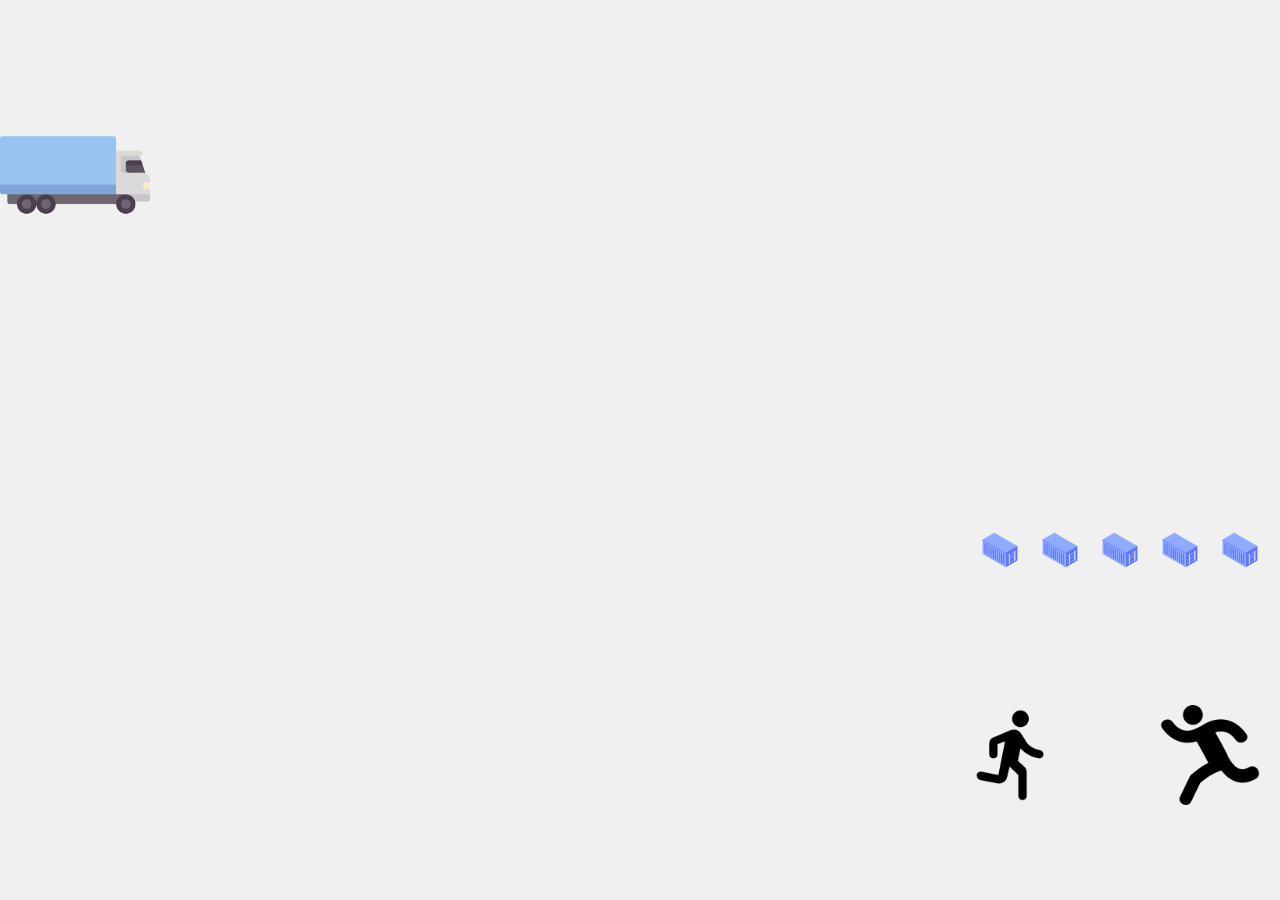
<file: 0529/2.애니메이션3개총합.html>
<!DOCTYPE html>
<html lang="ko">
<head>
    <meta charset="UTF-8">
    <title>통합 애니메이션</title>
    <style>
        /* 기본 HTML 및 Body 스타일 */
        html, body {
            height: 100%; /* 뷰포트 높이 전체 사용 */
            width: 100%; /* 뷰포트 너비 전체 사용 */
            margin: 0;
            position: relative; /* 자식 요소의 absolute 위치 지정을 위한 기준점 */
            overflow-x: hidden; /* 트럭이 화면 밖으로 나갈 때 가로 스크롤바 방지 */
            background: #f0f0f0; /* 배경색 통일 */
        }

        /* --- 1. 캐릭터 애니메이션 스타일 --- */
        /* 원본 .container를 .character-main-container로 이름 변경 (클래스 충돌 방지) */
        .character-main-container {
            position: absolute; /* 절대 위치 지정 */
            width: 300px;
            height: 200px;
            right: 20px; /* 오른쪽 끝에서 20px */
            bottom: 20px; /* 아래쪽 끝에서 20px */
        }

        .character {
            position: absolute; /* 캐릭터는 부모 컨테이너 내에서 절대 위치 */
            width: 100px;
            height: 150px;
            object-fit: contain;
        }

        .left {
            left: 0;
            top: 0;
            animation: step1 1s forwards,
                       step2 4s forwards 1s,
                       step3 1s forwards 5s,
                       step4 1s forwards 7s,
                       step5 1s forwards 9s,
                       step6 1s forwards 11s,
                       step7 1s forwards 13s;
        }

        .right {
            right: 0;
            top: 0;
            animation: meet 2s forwards,
                       stay 3s forwards 2s,
                       step3-right-to-left 0.1s forwards 5s,
                       leave 2s forwards 5.1s;
        }

        .top-right-img {
            position: absolute;
            width: 40px;
            height: 40px;
            top: -20px;
            right: 130px;
            opacity: 0;
            animation: heart-appear 1s forwards 7.2s, heart-disappear 1s forwards 8.8s,
                       heart-appear 1s forwards 11.2s, heart-disappear 1s forwards 12.8s;
        }

        @keyframes meet {
            from { transform: translateX(0); }
            to { transform: translateX(-130px); }
        }
        @keyframes stay {
            from { transform: translateX(-130px); }
            to { transform: translateX(-130px); }
        }
        @keyframes step3-right-to-left {
            from { content: url('imgs/right.png'); }
            to { content: url('imgs/left.png'); }
        }
        @keyframes leave {
            from { transform: translateX(-130px); opacity: 1; }
            to { transform: translateX(150px); opacity: 0; }
        }
        @keyframes step1 { to { content: url('imgs/left.png'); } }
        @keyframes step2 { to { opacity: 1; content: url('imgs/left.png'); } }
        @keyframes step3 { to { content: url('imgs/standard.png'); } }
        @keyframes step4 { to { content: url('imgs/love.png'); } }
        @keyframes step5 { to { content: url('imgs/standard.png'); } }
        @keyframes step6 { to { content: url('imgs/love.png'); } }
        @keyframes step7 { to { content: url('imgs/standard.png'); } }
        @keyframes heart-appear {
            from { opacity: 0; }
            to { opacity: 1; }
        }
        @keyframes heart-disappear {
            from { opacity: 1; }
            to { opacity: 0; }
        }

        /* --- 2. 진동하는 이미지 컨테이너 스타일 --- */
        /* 원본 .container-wrapper를 .vibrate-main-wrapper로 이름 변경 */
        .vibrate-main-wrapper {
            position: absolute; /* 절대 위치 지정 */
            display: flex;
            gap: 20px;
            right: 20px; /* 오른쪽 끝에서 20px */
            top: 50%; /* 세로 중앙 기준 */
            transform: translateY(80px); /* 중앙에서 아래로 80px 이동 */
        }

        /* 원본 .container를 .vibrate-image-container로 이름 변경 */
        .vibrate-image-container {
            width: 40px;
            height: 40px;
            border-radius: 10px;
            overflow: hidden;
            animation: vibrate 0.3s infinite;
            background-color: transparent;
        }

        .vibrate-image-container img {
            width: 100%;
            height: 100%;
            object-fit: cover;
            display: block;
        }

        @keyframes vibrate {
            0%   { transform: translateY(0px); }
            25%  { transform: translateY(-1px); }
            50%  { transform: translateY(1px); }
            75%  { transform: translateY(-1px); }
            100% { transform: translateY(0px); }
        }

        /* --- 3. 트럭 애니메이션 스타일 --- */
        @keyframes truckMove {
            0% {
                left: 60vw; /* 화면 가로의 60% 지점(중앙보다 오른쪽)에서 시작 */
                opacity: 1;
            }
            80% {
                left: 90vw; /* 오른쪽으로 이동 */
                opacity: 1;
            }
            100% {
                left: 100vw; /* 화면 밖으로 나가면서 투명해짐 */
                opacity: 0;
            }
        }

        .truck {
            position: absolute; /* 절대 위치 지정 */
            top: 100px; /* 화면 맨 위에서 100px 아래로 이동 */
            width: 150px;
            animation: truckMove 4s infinite;
            /* margin-left는 keyframe의 left 속성으로 대체되므로 제거 */
        }
    </style>
</head>
<body>

    <div class="character-main-container">
        <img class="character left" src="imgs/left.png" alt="left">
        <img class="character right" src="imgs/right.png" alt="right">
        <img class="top-right-img" src="imgs/heart.png" alt="heart">
    </div>

    <div class="vibrate-main-wrapper">
        <div class="vibrate-image-container"><img src="imgs/container.png" alt="컨테이너1" /></div>
        <div class="vibrate-image-container"><img src="imgs/container.png" alt="컨테이너2" /></div>
        <div class="vibrate-image-container"><img src="imgs/container.png" alt="컨테이너3" /></div>
        <div class="vibrate-image-container"><img src="imgs/container.png" alt="컨테이너4" /></div>
        <div class="vibrate-image-container"><img src="imgs/container.png" alt="컨테이너5" /></div>
    </div>

    <img src="imgs/truck.png" alt="트럭 이미지" class="truck" />

</body>
</html>
</file>
